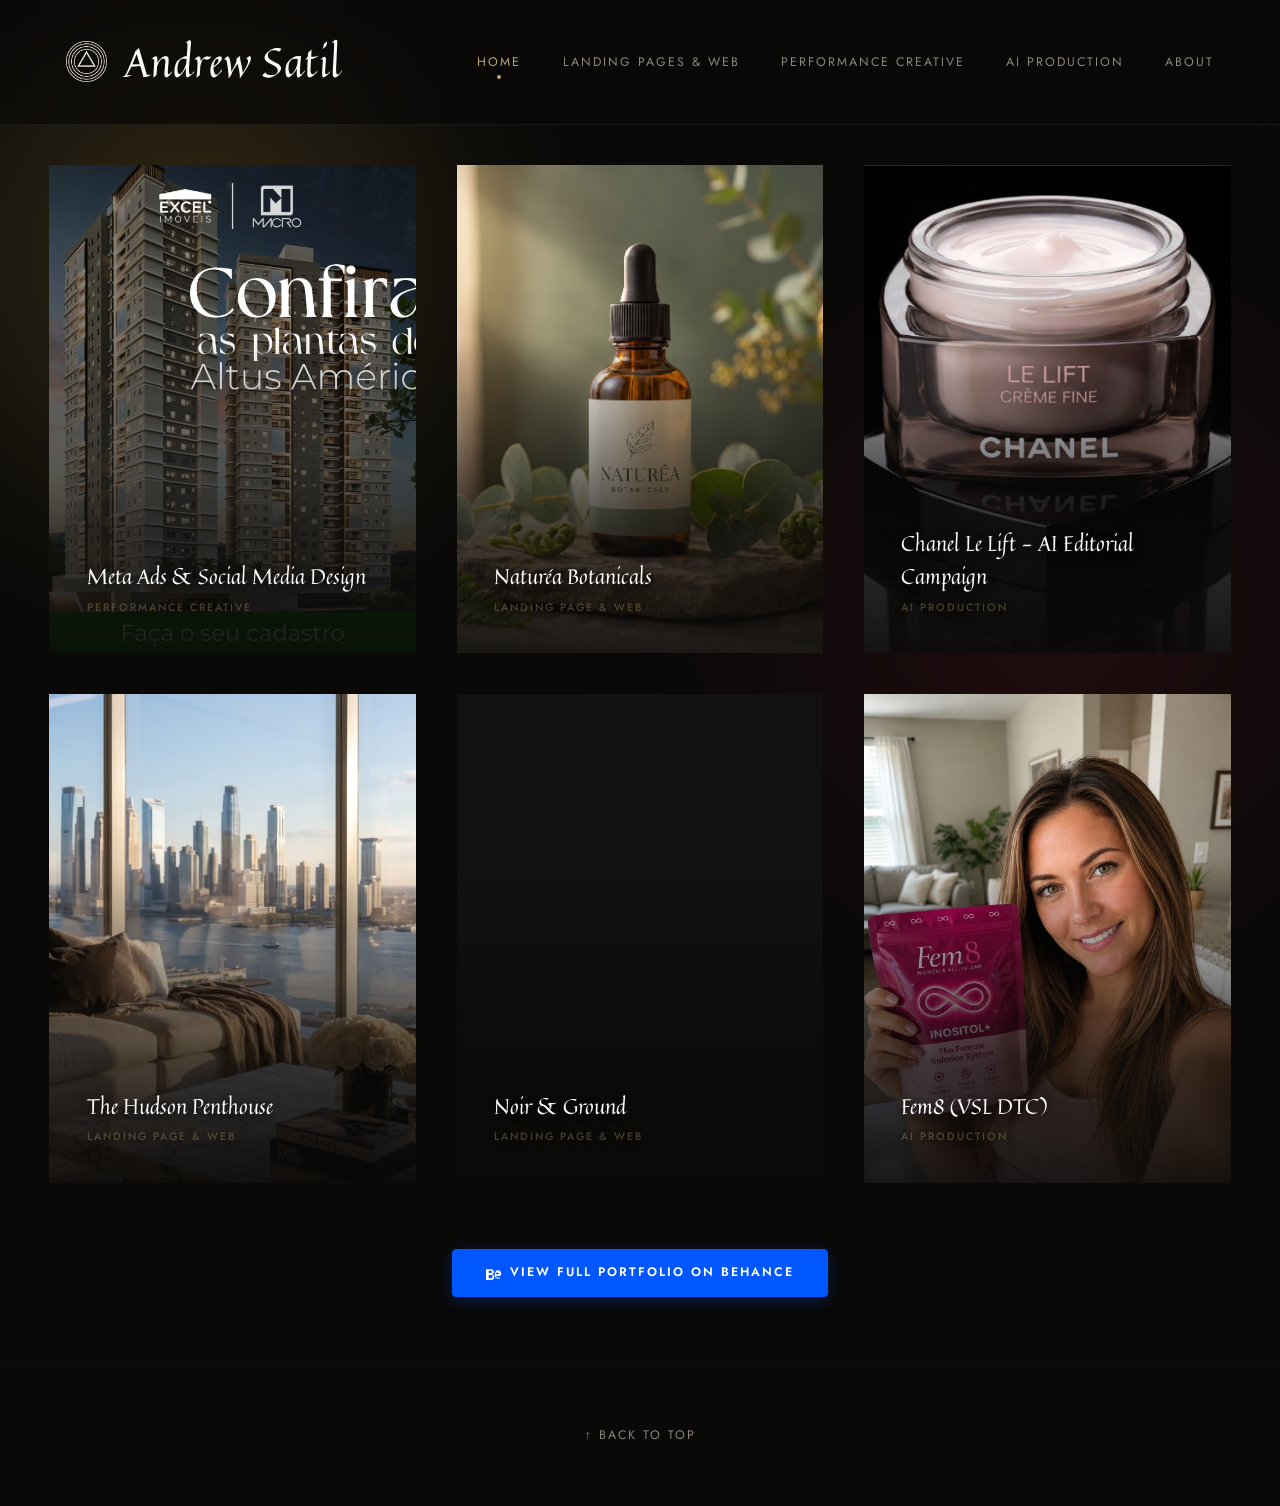
<file: index.html>
<!DOCTYPE html>
<html lang="en">
<head>
    <meta charset="UTF-8">
    <meta name="viewport" content="width=device-width, initial-scale=1.0">
    <title>Portfolio | Editorial Luxury</title>
    <link rel="stylesheet" href="styles.css">
    <!-- Favicon -->
    <link rel="icon" type="image/x-icon" href="favicon.ico">
    <link rel="icon" type="image/png" sizes="32x32" href="favicon-32x32.png">
    <link rel="icon" type="image/png" sizes="16x16" href="favicon-16x16.png">
    <link rel="apple-touch-icon" sizes="180x180" href="apple-touch-icon.png">
    <!-- Fonts: Bodoni Moda for couture editorial serif, Jost for clean wide sans -->
    <link rel="preconnect" href="https://fonts.googleapis.com">
    <link rel="preconnect" href="https://fonts.gstatic.com" crossorigin>
    <link href="https://fonts.googleapis.com/css2?family=Bodoni+Moda:ital,opsz,wght@0,6..96,400;0,6..96,500;1,6..96,400&family=Jost:wght@300;400;500&display=swap" rel="stylesheet">
    <link href="https://fonts.googleapis.com/css2?family=Quintessential&display=swap" rel="stylesheet">
</head>
<body>

    <!-- Ambient Background Light Flares -->
    <div class="bg-flare flare-gold"></div>
    <div class="bg-flare flare-bordeaux"></div>

    <header id="main-header">
        <div class="logo">
            <a href="#" class="logo-link" style="display: flex; align-items: center; gap: 1rem; text-decoration: none;">
                <img src="assets/logo_stl.png" alt="Andrew Satil Logo" style="height: 2.5rem; width: auto;">
                <span class="logo-text" style="font-family: 'Quintessential', cursive; font-style: normal; line-height: 1;">Andrew Satil</span>
            </a>
        </div>
        <button class="mobile-menu-toggle" aria-label="Toggle Navigation Menu">
            <span class="hamburger-bar"></span>
            <span class="hamburger-bar"></span>
            <span class="hamburger-bar"></span>
        </button>
        <nav class="main-nav">
            <ul class="nav-links">
                <li><button class="nav-btn active" data-target="home" data-filter="all" data-path="/">HOME</button></li>
                <li><button class="nav-btn" data-target="home" data-filter="web" data-path="/landing-pages">LANDING PAGES & WEB</button></li>
                <li><button class="nav-btn" data-target="home" data-filter="performance" data-path="/performance-creative">PERFORMANCE CREATIVE</button></li>
                <li><button class="nav-btn" data-target="home" data-filter="ai" data-path="/ai-production">AI PRODUCTION</button></li>
                <li><button class="nav-btn" data-target="about" data-filter="" data-path="/about">ABOUT</button></li>
            </ul>
        </nav>
    </header>

    <main id="main-content">
        <!-- HOME / WORK VIEW -->
        <section id="view-home" class="view active-view">
            <div class="work-grid">
                <!-- Symmetrical, editorial grid with gaps -->
                
                <!-- FEATURED (HOME) CARDS IN EXACT ORDER -->
                <!-- ROW 1, ITEM 1: Meta Ads & Social Media Design -->
                <a href="https://www.behance.net/gallery/245038457/Meta-ads-Social-Media-Design" target="_blank" rel="noopener noreferrer" class="grid-item portrait" data-category="performance" data-featured="true" style="text-decoration: none;">
                    <div class="grid-img slideshow-container">
                        <img src="assets/images/montante.png" class="slideshow-img active" alt="Meta Ads 1" style="object-position: center center;">
                        <img src="assets/images/excel1.png" class="slideshow-img" alt="Meta Ads 2" loading="lazy" style="object-position: center top;">
                        <img src="assets/images/excel2.png" class="slideshow-img" alt="Meta Ads 3" loading="lazy" style="object-position: center center;">
                        <img src="assets/images/excel3.png" class="slideshow-img" alt="Meta Ads 4" loading="lazy" style="object-position: center top;">
                        <img src="assets/images/cafedeuspai.png" class="slideshow-img" alt="Meta Ads 5" loading="lazy" style="object-position: center center;">
                        <img src="assets/images/apex1.png" class="slideshow-img" alt="Meta Ads 6" loading="lazy" style="object-position: center top;">
                        <img src="assets/images/apex2.png" class="slideshow-img" alt="Meta Ads 7" loading="lazy" style="object-position: center top;">
                    </div>
                    <div class="grid-overlay">
                        <div class="frame"></div>
                        <h3 class="project-title">Meta Ads & Social Media Design</h3>
                        <p class="project-category">Performance Creative</p>
                    </div>
                </a>

                <!-- PERFORMANCE CREATIVE COPY BLOCK (Fills gap in Performance tab) -->
                <div class="grid-item performance-copy-card" data-category="performance">
                    <h3 class="copy-heading">Creative that's judged by numbers, not opinions.</h3>
                    <p class="copy-text">I design performance creative for <strong>Meta Ads Manager</strong> and <strong>Google Ads</strong>, tested against real <strong>CTR, CPC, and CPA targets</strong>, not internal taste.</p>
                    <p class="copy-text">As the <strong>sole designer inside an 18-account squad</strong> at one of Latin America's largest marketing agencies, I translated live campaign metrics from <strong>GA4</strong> into creative iterations fast enough to keep pace with aggressive CPA targets across B2B and B2C accounts. One real estate lead-gen campaign I designed directly contributed to a <strong>R$700,000 property sale</strong>.</p>
                    <p class="copy-text">I currently lead creative strategy for paid media across real estate, labor law, and hospitality clients, driving down average CPA through <strong>iterative, data-backed A/B testing</strong>, and writing the direct-response ad copy and video scripts alongside the visuals.</p>
                    <p class="copy-text">See the full body of work on Behance: <strong>static ads, carousels, and video creative built to convert</strong>, not just to look good.</p>
                    
                    <div class="performance-cta-wrapper">
                        <a href="https://www.behance.net/drewsatil" target="_blank" rel="noopener noreferrer" class="btn btn-behance">
                            <svg width="16" height="16" viewBox="0 0 24 24" fill="currentColor" style="margin-right: 8px; vertical-align: middle;"><path d="M7.4 6.5C8.8 6.5 9.9 6.8 10.6 7.5C11.3 8.2 11.7 9.1 11.7 10.2C11.7 11.2 11.4 12 10.8 12.6C10.2 13.2 9.3 13.6 8.2 13.8V13.9C9.6 14.1 10.7 14.6 11.3 15.3C12 16 12.4 17 12.4 18.2C12.4 19.5 11.9 20.6 11 21.4C10.1 22.2 8.7 22.6 6.9 22.6H0V6.5H7.4ZM4.1 9.4V12.1H6.7C7.4 12.1 8 11.9 8.4 11.6C8.8 11.3 9 10.8 9 10.2C9 9.6 8.8 9.2 8.4 8.9C8 8.6 7.4 8.5 6.6 8.5H4.1V9.4ZM4.1 15V19.7H7.1C7.9 19.7 8.6 19.5 9.1 19.1C9.6 18.7 9.8 18.1 9.8 17.3C9.8 16.5 9.5 15.9 9 15.5C8.5 15.1 7.7 14.9 6.8 14.9H4.1V15ZM14.9 8.2H20.7V9.7H14.9V8.2ZM21 16.4H15.1C15.2 17.3 15.5 18 16.1 18.4C16.7 18.8 17.4 19 18.3 19C19.1 19 19.8 18.8 20.3 18.4L21.3 19.5C20.5 20.2 19.4 20.6 18.1 20.6C16.4 20.6 15.1 20 14.2 18.9C13.3 17.8 12.9 16.3 12.9 14.4C12.9 12.6 13.3 11.1 14.2 10C15.1 8.9 16.4 8.3 18.1 8.3C19.6 8.3 20.8 8.9 21.6 9.9C22.4 10.9 22.8 12.3 22.8 14.1V15.2H21V16.4ZM15.1 14H19.7C19.7 13.1 19.4 12.4 18.9 11.9C18.4 11.4 17.7 11.1 16.9 11.1C16.1 11.1 15.5 11.4 15 11.9C14.5 12.4 14.3 13.1 14.3 14H15.1Z"/></svg>
                            <span>View full portfolio on Behance</span>
                        </a>
                    </div>
                </div>

                <!-- ROW 1, ITEM 2: Naturéa Botanicals -->
                <a href="https://naturea-botanics.vercel.app/" target="_blank" rel="noopener noreferrer" class="grid-item portrait" data-category="web" data-featured="true" style="text-decoration: none;">
                    <div class="grid-img slideshow-container">
                        <img src="assets/images/hero-bottle-stone.jpg" class="slideshow-img active" alt="Naturéa Botanicals 1" style="object-position: center center;">
                        <img src="assets/images/products-flatlay.jpg" class="slideshow-img" alt="Naturéa Botanicals 2" loading="lazy" style="object-position: center center;">
                        <img src="assets/images/services-aromatherapy.jpg" class="slideshow-img" alt="Naturéa Botanicals 3" loading="lazy" style="object-position: 65% center;">
                        <img src="assets/images/gallery-rituals.jpg" class="slideshow-img" alt="Naturéa Botanicals 4" loading="lazy" style="object-position: 75% center;">
                    </div>
                    <div class="grid-overlay">
                        <div class="frame"></div>
                        <h3 class="project-title">Naturéa Botanicals</h3>
                        <p class="project-category">Landing Page & Web</p>
                    </div>
                </a>

                <!-- ROW 2, ITEM 1: Chanel Le Lift - AI Editorial Campaign -->
                <a href="https://www.behance.net/gallery/250635083/Chanel-Le-Lift-AI-Editorial-Campaign" target="_blank" rel="noopener noreferrer" class="grid-item portrait" data-category="ai" data-featured="true" style="text-decoration: none;">
                    <div class="grid-img slideshow-container">
                        <img src="assets/images/chanel-hero-product.jpg" class="slideshow-img active" alt="Chanel Le Lift 1" style="object-position: center center;">
                        <img src="assets/images/chanel-editorial-model.jpg" class="slideshow-img" alt="Chanel Le Lift 2" loading="lazy" style="object-position: center center;">
                        <img src="assets/images/chanel-editorial-lightbar.jpg" class="slideshow-img" alt="Chanel Le Lift 3" loading="lazy" style="object-position: center center;">
                        <img src="assets/images/chanel-editorial-stone.jpg" class="slideshow-img" alt="Chanel Le Lift 4" loading="lazy" style="object-position: center center;">
                    </div>
                    <div class="grid-overlay">
                        <div class="frame"></div>
                        <h3 class="project-title">Chanel Le Lift - AI Editorial Campaign</h3>
                        <p class="project-category">AI Production</p>
                    </div>
                </a>
                
                <!-- ROW 2, ITEM 2: The Hudson Penthouse -->
                <a href="https://penthouse-eight.vercel.app/" target="_blank" rel="noopener noreferrer" class="grid-item portrait" data-category="web" data-featured="true" style="text-decoration: none;">
                    <div class="grid-img slideshow-container">
                        <img src="assets/images/hero-day.jpg" class="slideshow-img active" alt="Penthouse 1" style="object-position: center center;">
                        <img src="assets/images/terrace.jpg" class="slideshow-img" alt="Penthouse 2" loading="lazy" style="object-position: center center;">
                        <img src="assets/images/kitchen.jpg" class="slideshow-img" alt="Penthouse 3" loading="lazy" style="object-position: center center;">
                        <img src="assets/images/dining-room.jpg" class="slideshow-img" alt="Penthouse 4" loading="lazy" style="object-position: center center;">
                        <img src="assets/images/master-bedroom.jpg" class="slideshow-img" alt="Penthouse 5" loading="lazy" style="object-position: center center;">
                        <img src="assets/images/bathroom-tub.jpg" class="slideshow-img" alt="Penthouse 6" loading="lazy" style="object-position: center center;">
                    </div>
                    <div class="grid-overlay">
                        <div class="frame"></div>
                        <h3 class="project-title">The Hudson Penthouse</h3>
                        <p class="project-category">Landing Page & Web</p>
                    </div>
                </a>

                <!-- ROW 3, ITEM 1: Noir & Ground -->
                <a href="https://noir-and-ground.vercel.app/" target="_blank" rel="noopener noreferrer" class="grid-item portrait" data-category="web" data-featured="true" style="text-decoration: none;">
                    <div class="grid-img" style="background-image: url('https://noir-and-ground.vercel.app/images/slider_3.jpg');"></div>
                    <div class="grid-overlay">
                        <div class="frame"></div>
                        <h3 class="project-title">Noir & Ground</h3>
                        <p class="project-category">Landing Page & Web</p>
                    </div>
                </a>

                <!-- ROW 3, ITEM 2: Fem8 (VSL DTC) -->
                <a href="https://www.behance.net/gallery/251730769/Fem8-(VSL-DTC)" target="_blank" rel="noopener noreferrer" class="grid-item portrait" data-category="ai" data-featured="true" style="text-decoration: none;">
                    <div class="grid-img" style="background-image: url('assets/images/fem8-vsl-hero.jpg'); background-position: center top;"></div>
                    <div class="grid-overlay">
                        <div class="frame"></div>
                        <h3 class="project-title">Fem8 (VSL DTC)</h3>
                        <p class="project-category">AI Production</p>
                    </div>
                </a>

                <!-- NON-FEATURED CARDS -->
                <!-- 4. GERA Botanicals -->
                <a href="https://gera-botanicals.vercel.app/" target="_blank" rel="noopener noreferrer" class="grid-item portrait" data-category="web" style="text-decoration: none;">
                    <div class="grid-img slideshow-container">
                        <img src="assets/images/gera-hero.jpg" class="slideshow-img active" alt="GERA Botanicals 1" style="object-position: 70% center;">
                        <img src="assets/images/gera-jar.jpg" class="slideshow-img" alt="GERA Botanicals 2" loading="lazy" style="object-position: center center;">
                        <img src="assets/images/gera-packaging.jpg" class="slideshow-img" alt="GERA Botanicals 3" loading="lazy" style="object-position: center center;">
                        <img src="assets/images/gera-bottles.jpg" class="slideshow-img" alt="GERA Botanicals 4" loading="lazy" style="object-position: center center;">
                        <img src="assets/images/gera-lifestyle.jpg" class="slideshow-img" alt="GERA Botanicals 5" loading="lazy" style="object-position: center center;">
                    </div>
                    <div class="grid-overlay">
                        <div class="frame"></div>
                        <h3 class="project-title">GERA Botanicals</h3>
                        <p class="project-category">Landing Page & Web</p>
                    </div>
                </a>

                <a href="https://sakura-void.vercel.app/" target="_blank" rel="noopener noreferrer" class="grid-item portrait" data-category="web" style="text-decoration: none;">
                    <div class="grid-img slideshow-container">
                        <img src="assets/images/sakura1.png" class="slideshow-img active" alt="Sakura Void 1" style="object-position: center center;">
                        <img src="assets/images/sakura2.png" class="slideshow-img" alt="Sakura Void 2" loading="lazy" style="object-position: center center;">
                    </div>
                    <div class="grid-overlay">
                        <div class="frame"></div>
                        <h3 class="project-title">Sakura Void</h3>
                        <p class="project-category">Landing Page & Web</p>
                    </div>
                </a>

                <a href="https://clinica-estetica-wine.vercel.app/" target="_blank" rel="noopener noreferrer" class="grid-item portrait" data-category="web" style="text-decoration: none;">
                    <div class="grid-img slideshow-container">
                        <img src="assets/images/hero-mobile-1x1.jpg" class="slideshow-img active" alt="Clínica Estética 1" style="object-position: center top;">
                        <img src="assets/images/before-after-olheiras.jpg" class="slideshow-img" alt="Clínica Estética 2" loading="lazy" style="object-position: center center;">
                        <img src="assets/images/service-depilacao-laser.jpg" class="slideshow-img" alt="Clínica Estética 3" loading="lazy" style="object-position: center center;">
                        <img src="assets/images/service-harmonizacao-facial.jpg" class="slideshow-img" alt="Clínica Estética 4" loading="lazy" style="object-position: center center;">
                    </div>
                    <div class="grid-overlay">
                        <div class="frame"></div>
                        <h3 class="project-title">Clínica Estética</h3>
                        <p class="project-category">Landing Page & Web</p>
                    </div>
                </a>

                <a href="https://25h-case-study.vercel.app/" target="_blank" rel="noopener noreferrer" class="grid-item feature" data-category="web" style="text-decoration: none;">
                    <div class="grid-img" style="background-image: url('assets/images/25h-lineup-hero.jpg'); background-position: center center;"></div>
                    <div class="grid-overlay">
                        <div class="frame"></div>
                        <h3 class="project-title">25h — Brandbook as a Landing Page</h3>
                        <p class="project-category">Landing Page & Web</p>
                    </div>
                </a>

                <!-- AI Production Grid (Non-Featured) -->

                <a href="https://www.behance.net/gallery/248903153/Photoshoot-Espuma-MIZZ-beauty-brand" target="_blank" rel="noopener noreferrer" class="grid-item portrait" data-category="ai" style="text-decoration: none;">
                    <div class="grid-img slideshow-container">
                        <img src="assets/images/mizz2.png" class="slideshow-img active" alt="MIZZ Beauty Brand 1" style="object-position: center center;">
                        <img src="assets/images/mizz1.png" class="slideshow-img" alt="MIZZ Beauty Brand 2" loading="lazy" style="object-position: center center;">
                        <img src="assets/images/mizz3.png" class="slideshow-img" alt="MIZZ Beauty Brand 3" loading="lazy" style="object-position: center center;">
                        <img src="assets/images/mizz4.png" class="slideshow-img" alt="MIZZ Beauty Brand 4" loading="lazy" style="object-position: center center;">
                    </div>
                    <div class="grid-overlay">
                        <div class="frame"></div>
                        <h3 class="project-title">Photoshoot Espuma - MIZZ Beauty Brand</h3>
                        <p class="project-category">AI Production</p>
                    </div>
                </a>

                <a href="https://www.behance.net/gallery/251612075/Dark-Luxury-AI-Editorial-Fashion-Streetwear" target="_blank" rel="noopener noreferrer" class="grid-item portrait" data-category="ai" style="text-decoration: none;">
                    <div class="grid-img slideshow-container">
                        <img src="assets/images/luxury3.png" class="slideshow-img active" alt="Dark Luxury 1" style="object-position: 60% center;">
                        <img src="assets/images/luxury1.png" class="slideshow-img" alt="Dark Luxury 2" loading="lazy" style="object-position: center center;">
                        <img src="assets/images/luxury2.png" class="slideshow-img" alt="Dark Luxury 3" loading="lazy" style="object-position: center center;">
                    </div>
                    <div class="grid-overlay">
                        <div class="frame"></div>
                        <h3 class="project-title">Dark Luxury - AI Editorial Fashion/Streetwear</h3>
                        <p class="project-category">AI Production</p>
                    </div>
                </a>

                <a href="https://www.behance.net/gallery/249617565/AI-Generated-UGC-Video-Makeup-Beauty-Creator" target="_blank" rel="noopener noreferrer" class="grid-item portrait" data-category="ai" style="text-decoration: none;">
                    <div class="grid-img" style="background-image: url('assets/images/makeup-ugc-hero.jpg'); background-position: center top;"></div>
                    <div class="grid-overlay">
                        <div class="frame"></div>
                        <h3 class="project-title">AI-Generated UGC - Makeup Beauty Creator</h3>
                        <p class="project-category">AI Production</p>
                    </div>
                </a>

                <a href="https://www.behance.net/gallery/250549001/Full-AI-automotive-editorial" target="_blank" rel="noopener noreferrer" class="grid-item portrait" data-category="ai" style="text-decoration: none;">
                    <div class="grid-img slideshow-container">
                        <img src="assets/images/carro4.png" class="slideshow-img active" alt="Full AI Automotive Editorial 1" style="object-position: center center;">
                        <img src="assets/images/carro1.png" class="slideshow-img" alt="Full AI Automotive Editorial 2" loading="lazy" style="object-position: center center;">
                        <img src="assets/images/carro2.png" class="slideshow-img" alt="Full AI Automotive Editorial 3" loading="lazy" style="object-position: center center;">
                        <img src="assets/images/carro3.png" class="slideshow-img" alt="Full AI Automotive Editorial 4" loading="lazy" style="object-position: 35% center;">
                    </div>
                    <div class="grid-overlay">
                        <div class="frame"></div>
                        <h3 class="project-title">Full AI Automotive Editorial</h3>
                        <p class="project-category">AI Production</p>
                    </div>
                </a>

                <a href="https://www.behance.net/gallery/249617839/AI-Generated-UGC-Video-Skincare-Product-Demo" target="_blank" rel="noopener noreferrer" class="grid-item portrait" data-category="ai" style="text-decoration: none;">
                    <div class="grid-img" style="background-image: url('assets/images/skincare-ugc-hero.jpg'); background-position: center top;"></div>
                    <div class="grid-overlay">
                        <div class="frame"></div>
                        <h3 class="project-title">AI-Generated UGC - Skincare Product Demo</h3>
                        <p class="project-category">AI Production</p>
                    </div>
                </a>
            </div>

            <!-- SECTION-ENDING BEHANCE CTA BUTTONS FOR EACH TAB -->
            <div class="tab-cta-container">
                <!-- HOME tab CTA -->
                <a href="https://behance.net/drewsatil" target="_blank" rel="noopener noreferrer" class="btn btn-behance tab-cta" data-filter-target="all">
                    <svg width="16" height="16" viewBox="0 0 24 24" fill="currentColor" style="margin-right: 8px; vertical-align: middle;"><path d="M7.4 6.5C8.8 6.5 9.9 6.8 10.6 7.5C11.3 8.2 11.7 9.1 11.7 10.2C11.7 11.2 11.4 12 10.8 12.6C10.2 13.2 9.3 13.6 8.2 13.8V13.9C9.6 14.1 10.7 14.6 11.3 15.3C12 16 12.4 17 12.4 18.2C12.4 19.5 11.9 20.6 11 21.4C10.1 22.2 8.7 22.6 6.9 22.6H0V6.5H7.4ZM4.1 9.4V12.1H6.7C7.4 12.1 8 11.9 8.4 11.6C8.8 11.3 9 10.8 9 10.2C9 9.6 8.8 9.2 8.4 8.9C8 8.6 7.4 8.5 6.6 8.5H4.1V9.4ZM4.1 15V19.7H7.1C7.9 19.7 8.6 19.5 9.1 19.1C9.6 18.7 9.8 18.1 9.8 17.3C9.8 16.5 9.5 15.9 9 15.5C8.5 15.1 7.7 14.9 6.8 14.9H4.1V15ZM14.9 8.2H20.7V9.7H14.9V8.2ZM21 16.4H15.1C15.2 17.3 15.5 18 16.1 18.4C16.7 18.8 17.4 19 18.3 19C19.1 19 19.8 18.8 20.3 18.4L21.3 19.5C20.5 20.2 19.4 20.6 18.1 20.6C16.4 20.6 15.1 20 14.2 18.9C13.3 17.8 12.9 16.3 12.9 14.4C12.9 12.6 13.3 11.1 14.2 10C15.1 8.9 16.4 8.3 18.1 8.3C19.6 8.3 20.8 8.9 21.6 9.9C22.4 10.9 22.8 12.3 22.8 14.1V15.2H21V16.4ZM15.1 14H19.7C19.7 13.1 19.4 12.4 18.9 11.9C18.4 11.4 17.7 11.1 16.9 11.1C16.1 11.1 15.5 11.4 15 11.9C14.5 12.4 14.3 13.1 14.3 14H15.1Z"/></svg>
                    <span>View full portfolio on Behance</span>
                </a>

                <!-- LANDING PAGES & WEB tab CTA -->
                <a href="https://behance.net/drewsatil" target="_blank" rel="noopener noreferrer" class="btn btn-behance tab-cta hide" data-filter-target="web">
                    <svg width="16" height="16" viewBox="0 0 24 24" fill="currentColor" style="margin-right: 8px; vertical-align: middle;"><path d="M7.4 6.5C8.8 6.5 9.9 6.8 10.6 7.5C11.3 8.2 11.7 9.1 11.7 10.2C11.7 11.2 11.4 12 10.8 12.6C10.2 13.2 9.3 13.6 8.2 13.8V13.9C9.6 14.1 10.7 14.6 11.3 15.3C12 16 12.4 17 12.4 18.2C12.4 19.5 11.9 20.6 11 21.4C10.1 22.2 8.7 22.6 6.9 22.6H0V6.5H7.4ZM4.1 9.4V12.1H6.7C7.4 12.1 8 11.9 8.4 11.6C8.8 11.3 9 10.8 9 10.2C9 9.6 8.8 9.2 8.4 8.9C8 8.6 7.4 8.5 6.6 8.5H4.1V9.4ZM4.1 15V19.7H7.1C7.9 19.7 8.6 19.5 9.1 19.1C9.6 18.7 9.8 18.1 9.8 17.3C9.8 16.5 9.5 15.9 9 15.5C8.5 15.1 7.7 14.9 6.8 14.9H4.1V15ZM14.9 8.2H20.7V9.7H14.9V8.2ZM21 16.4H15.1C15.2 17.3 15.5 18 16.1 18.4C16.7 18.8 17.4 19 18.3 19C19.1 19 19.8 18.8 20.3 18.4L21.3 19.5C20.5 20.2 19.4 20.6 18.1 20.6C16.4 20.6 15.1 20 14.2 18.9C13.3 17.8 12.9 16.3 12.9 14.4C12.9 12.6 13.3 11.1 14.2 10C15.1 8.9 16.4 8.3 18.1 8.3C19.6 8.3 20.8 8.9 21.6 9.9C22.4 10.9 22.8 12.3 22.8 14.1V15.2H21V16.4ZM15.1 14H19.7C19.7 13.1 19.4 12.4 18.9 11.9C18.4 11.4 17.7 11.1 16.9 11.1C16.1 11.1 15.5 11.4 15 11.9C14.5 12.4 14.3 13.1 14.3 14H15.1Z"/></svg>
                    <span>View more on Behance</span>
                </a>

                <!-- AI PRODUCTION tab CTA -->
                <a href="https://behance.net/drewsatil" target="_blank" rel="noopener noreferrer" class="btn btn-behance tab-cta hide" data-filter-target="ai">
                    <svg width="16" height="16" viewBox="0 0 24 24" fill="currentColor" style="margin-right: 8px; vertical-align: middle;"><path d="M7.4 6.5C8.8 6.5 9.9 6.8 10.6 7.5C11.3 8.2 11.7 9.1 11.7 10.2C11.7 11.2 11.4 12 10.8 12.6C10.2 13.2 9.3 13.6 8.2 13.8V13.9C9.6 14.1 10.7 14.6 11.3 15.3C12 16 12.4 17 12.4 18.2C12.4 19.5 11.9 20.6 11 21.4C10.1 22.2 8.7 22.6 6.9 22.6H0V6.5H7.4ZM4.1 9.4V12.1H6.7C7.4 12.1 8 11.9 8.4 11.6C8.8 11.3 9 10.8 9 10.2C9 9.6 8.8 9.2 8.4 8.9C8 8.6 7.4 8.5 6.6 8.5H4.1V9.4ZM4.1 15V19.7H7.1C7.9 19.7 8.6 19.5 9.1 19.1C9.6 18.7 9.8 18.1 9.8 17.3C9.8 16.5 9.5 15.9 9 15.5C8.5 15.1 7.7 14.9 6.8 14.9H4.1V15ZM14.9 8.2H20.7V9.7H14.9V8.2ZM21 16.4H15.1C15.2 17.3 15.5 18 16.1 18.4C16.7 18.8 17.4 19 18.3 19C19.1 19 19.8 18.8 20.3 18.4L21.3 19.5C20.5 20.2 19.4 20.6 18.1 20.6C16.4 20.6 15.1 20 14.2 18.9C13.3 17.8 12.9 16.3 12.9 14.4C12.9 12.6 13.3 11.1 14.2 10C15.1 8.9 16.4 8.3 18.1 8.3C19.6 8.3 20.8 8.9 21.6 9.9C22.4 10.9 22.8 12.3 22.8 14.1V15.2H21V16.4ZM15.1 14H19.7C19.7 13.1 19.4 12.4 18.9 11.9C18.4 11.4 17.7 11.1 16.9 11.1C16.1 11.1 15.5 11.4 15 11.9C14.5 12.4 14.3 13.1 14.3 14H15.1Z"/></svg>
                    <span>View more on Behance</span>
                </a>
            </div>
        </section>

        <!-- ABOUT VIEW -->
        <section id="view-about" class="view">
            <div class="about-flare"></div>
            <div class="about-container">
                <!-- Left Column: Headshot Photo -->
                <div class="about-photo-wrapper">
                    <img src="assets/images/andrew-about-headshot.png" alt="Andrew Satil" class="about-photo" loading="lazy">
                </div>

                <div class="about-bio">
                    <p>I'm <strong>Andrew Satil</strong>, a <strong>Marketing Designer & Creative Strategist</strong> based in Brazil, working remotely with <strong>DTC, e-commerce, and premium consumer brands</strong>.</p>
                    <p>For <strong>5+ years</strong> I've worked at the intersection of brand identity and performance marketing — designing <strong>conversion-optimized landing pages</strong>, producing <strong>direct-response creative</strong>, and running <strong>A/B tests</strong> against real CPA and ROAS targets.</p>
                    <p>As <strong>sole designer inside a 18-account squad</strong> at one of Latin America's largest marketing agencies, I shipped fast without losing craft. As <strong>Creative Lead</strong> for a scaling dermocosmetics e-commerce brand, I <strong>cut photography costs by 60–70%</strong> by integrating AI-generation into the production pipeline — without sacrificing premium finish.</p>
                    <p>What I bring: <strong>Figma-level UI/UX</strong>, working fluency in <strong>Meta Ads Manager, GA4, and CRO</strong>, plus an <strong>AI-assisted workflow</strong> that compresses production time without cutting corners on the thinking.</p>
                    
                    <div class="cv-buttons">
                        <a href="assets/Andrew_Satil_Resume.pdf" target="_blank" rel="noopener noreferrer" class="btn btn-cv">
                            <svg width="14" height="14" viewBox="0 0 24 24" fill="none" stroke="currentColor" stroke-width="2" style="margin-right: 6px; vertical-align: middle;"><path d="M14 2H6a2 2 0 0 0-2 2v16a2 2 0 0 0 2 2h12a2 2 0 0 0 2-2V8z"></path><polyline points="14 2 14 8 20 8"></polyline><line x1="16" y1="13" x2="8" y2="13"></line><line x1="16" y1="17" x2="8" y2="17"></line></svg>
                            <span>View CV</span>
                        </a>
                        <a href="https://www.linkedin.com/in/andrewsatil" target="_blank" rel="noopener noreferrer" class="btn btn-linkedin">
                            <svg width="14" height="14" viewBox="0 0 24 24" fill="currentColor" style="margin-right: 6px; vertical-align: middle;"><path d="M19 3a2 2 0 0 1 2 2v14a2 2 0 0 1-2 2H5a2 2 0 0 1-2-2V5a2 2 0 0 1 2-2h14m-.5 15.5v-5.3a3.26 3.26 0 0 0-3.26-3.26c-.85 0-1.84.52-2.28 1.3v-1.11h-2.79v8.37h2.79v-4.93c0-.77.62-1.4 1.39-1.4a1.4 1.4 0 0 1 1.4 1.4v4.93h2.75M6.46 10.9v8.37H9.25V10.9H6.46M7.86 6.78a1.62 1.62 0 1 0 0 3.24 1.62 1.62 0 0 0 0-3.24z"/></svg>
                            <span>LinkedIn</span>
                        </a>
                    </div>
                </div>
            </div>
        </section>

        <!-- CONTACT VIEW -->
        <section id="view-contact" class="view">
            <div class="contact-container glass-panel">
                <h2 class="contact-title">Let's Connect</h2>
                <div class="contact-details">
                    <a href="mailto:hello@placeholder.com" class="contact-link">hello@placeholder.com</a>
                    <a href="tel:+1234567890" class="contact-link">+1 234 567 890</a>
                </div>
                <div class="social-icons">
                    <a href="#" class="social-icon">Be</a>
                    <a href="#" class="social-icon">In</a>
                    <a href="#" class="social-icon">Ig</a>
                </div>
            </div>
        </section>
    </main>

    <footer id="main-footer">
        <button id="back-to-top">↑ Back to Top</button>
    </footer>

    <script src="script.js"></script>
</body>
</html>
</file>
<file: styles.css>
:root {
    /* Color Palette */
    --bg-black: #0a0908;
    --surface-charcoal: #13110f;
    --gold: #bda670;
    --gold-muted: rgba(189, 166, 112, 0.4);
    --ivory: #fcfbf9;
    --text-muted: #8c877d;
    
    /* Deep bordeaux/wine for subtle tinting in glass/hover */
    --tint-bordeaux: rgba(42, 10, 24, 0.2); 
    --hover-overlay: rgba(10, 9, 8, 0.85);
    
    /* Typography */
    --font-serif: 'Bodoni Moda', serif;
    --font-sans: 'Jost', sans-serif;
    
    /* Spacing & Transitions */
    --transition-slow: 0.6s cubic-bezier(0.25, 1, 0.5, 1);
    --transition-med: 0.4s ease;
}

html {
    /* Fluid typography scaling combining rem base + vw component.
       Ensures proportional, continuous scaling at every ~5% browser zoom step without large threshold jumps. */
    font-size: clamp(0.85rem, 0.75rem + 0.35vw, 1.4rem);
    overflow-x: hidden;
    width: 100%;
}

* {
    margin: 0;
    padding: 0;
    box-sizing: border-box;
}

body {
    background-color: var(--bg-black);
    color: var(--ivory);
    font-family: var(--font-sans);
    line-height: 1.6;
    overflow-x: hidden;
    width: 100%;
    position: relative;
    min-height: 100dvh;
    -webkit-font-smoothing: antialiased;
}

/* --- HEADER & NAVIGATION --- */
#main-header {
    position: fixed;
    top: 0;
    left: 0;
    width: 100%;
    padding: 2.5rem 4rem; /* Generous breathing room */
    display: flex;
    justify-content: space-between;
    align-items: center;
    z-index: 1000;
    
    /* Liquid Glass */
    background: rgba(10, 9, 8, 0.65);
    backdrop-filter: blur(12px);
    -webkit-backdrop-filter: blur(12px);
    border-bottom: 1px solid rgba(255, 255, 255, 0.06);
}

.logo-text {
    font-family: var(--font-serif);
    font-size: 2.5rem;
    font-style: italic;
    color: var(--ivory);
    text-decoration: none;
    letter-spacing: 0.5px;
    white-space: nowrap;
}

.main-nav {
    overflow-x: auto;
    /* Hide scrollbar for nav */
    -ms-overflow-style: none;
    scrollbar-width: none;
}
.main-nav::-webkit-scrollbar {
    display: none;
}

nav ul {
    list-style: none;
    display: flex;
    gap: 2.5rem;
    align-items: center;
    white-space: nowrap; /* Prevent wrapping */
}

.nav-btn {
    background: none;
    border: none;
    color: var(--text-muted);
    font-family: var(--font-sans);
    font-size: 0.75rem;
    letter-spacing: 2px;
    text-transform: uppercase;
    cursor: pointer;
    transition: color var(--transition-med);
    position: relative;
    padding: 0.5rem 0;
}

.nav-btn:hover {
    color: var(--ivory);
}

.nav-btn.active {
    color: var(--gold);
    font-weight: 400;
}

/* More editorial active state indicator */
.nav-btn.active::after {
    content: '';
    position: absolute;
    bottom: 0;
    left: 50%;
    transform: translateX(-50%);
    width: 0.25rem;
    height: 0.25rem;
    border-radius: 50%;
    background-color: var(--gold);
}

/* --- MAIN LAYOUT & VIEWS --- */
#main-content {
    min-height: 100vh;
    padding-top: 10rem; /* Safe clearing for header height */
    padding-bottom: 4rem;
}

.view {
    display: none;
    opacity: 0;
    transition: opacity var(--transition-med);
}

.view.active-view {
    display: block;
    opacity: 1;
    animation: fadeIn var(--transition-slow);
}

@keyframes fadeIn {
    from { opacity: 0; transform: translateY(0.9375rem); }
    to { opacity: 1; transform: translateY(0); }
}

/* --- HOME WORK GRID (EDITORIAL SYMMETRY) --- */
.work-grid {
    display: grid;
    grid-template-columns: repeat(3, 1fr);
    gap: 3rem; /* Generous editorial gutters */
    padding: 0 4rem;
    max-width: 1800px;
    margin: 0 auto;
}

.grid-item {
    position: relative;
    overflow: hidden;
    cursor: pointer;
    background-color: var(--surface-charcoal);
}

/* Structural Proportions */
.grid-item.portrait {
    grid-column: span 1;
    aspect-ratio: 3/4; /* Classic magazine portrait */
}

.grid-item.feature {
    grid-column: span 2;
    aspect-ratio: 16/9; /* Cinematic/hero spread */
}

.grid-img {
    width: 100%;
    height: 100%;
    background-size: cover;
    background-position: center;
    transition: transform var(--transition-slow);
}

.grid-overlay {
    position: absolute;
    top: 0;
    left: 0;
    width: 100%;
    height: 100%;
    /* Mixing black overlay with subtle gradient so titles and captions are legible by default */
    background: linear-gradient(
        to bottom, 
        transparent 35%,
        rgba(10, 9, 8, 0.75) 75%,
        rgba(10, 9, 8, 0.92) 100%
    );
    display: flex;
    flex-direction: column;
    justify-content: flex-end;
    align-items: flex-start;
    opacity: 1;
    transition: background var(--transition-slow);
    padding: 2.25rem;
    text-align: left;
}

/* The Museum Display Case Frame (Disabled - No outer border) */
.frame {
    display: none;
}

.project-title {
    font-family: 'Quintessential', cursive;
    font-size: 1.25rem;
    font-weight: 400;
    color: var(--ivory);
    transform: translateY(0);
    opacity: 1;
    transition: all var(--transition-slow);
    margin-bottom: 0.35rem;
    text-shadow: 0 0.125rem 0.5rem rgba(0,0,0,0.9);
}

.project-category {
    font-family: var(--font-sans);
    font-size: 0.65rem;
    font-weight: 500;
    letter-spacing: 2px;
    text-transform: uppercase;
    color: var(--gold-muted);
    transform: translateY(0);
    opacity: 0.85;
    transition: all var(--transition-slow);
    text-shadow: 0 0.125rem 0.5rem rgba(0,0,0,0.9);
}

/* Hover Effects */
.grid-item:hover .grid-img {
    transform: scale(1.03); /* Subtle zoom */
}

.grid-item:hover .grid-overlay {
    background: linear-gradient(
        to bottom, 
        transparent 25%,
        rgba(10, 9, 8, 0.85) 70%,
        rgba(10, 9, 8, 0.98) 100%
    );
}

.grid-item:hover .frame {
    opacity: 1;
    transform: scale(1);
}

.grid-item:hover .project-category {
    color: var(--gold);
    opacity: 1;
}

/* Filter Hide State */
.grid-item.hide {
    display: none;
}

/* --- TAB CTA CONTAINER --- */
.tab-cta-container {
    display: flex;
    justify-content: center;
    align-items: center;
    margin-top: 4rem;
    padding: 0 1.5rem;
    width: 100%;
}

.tab-cta {
    min-height: 48px;
    padding: 0.85rem 2.25rem;
}

.tab-cta.hide {
    display: none !important;
}

/* --- PERFORMANCE CREATIVE COPY CARD --- */
.performance-copy-card {
    grid-column: span 2;
    background: rgba(20, 18, 15, 0.65);
    backdrop-filter: blur(12px);
    -webkit-backdrop-filter: blur(12px);
    border: 1px solid rgba(255, 255, 255, 0.08);
    border-top: 1px solid rgba(255, 255, 255, 0.12);
    padding: 3rem 3.5rem;
    display: flex;
    flex-direction: column;
    justify-content: center;
    box-shadow: 0 1.25rem 3rem rgba(0, 0, 0, 0.5);
}

.performance-copy-card .copy-heading {
    font-family: 'Quintessential', cursive;
    font-size: 1.85rem;
    font-weight: 400;
    font-style: normal;
    color: var(--ivory);
    margin-bottom: 1.5rem;
    line-height: 1.35;
}

.performance-copy-card .copy-text {
    font-family: var(--font-sans);
    font-size: 1.15rem;
    color: #F0EDE8;
    line-height: 1.7;
    margin-bottom: 1.5rem;
}

.performance-copy-card .copy-text strong {
    color: var(--gold);
    font-weight: 600;
}

.performance-copy-card .performance-cta-wrapper {
    margin-top: 1.75rem;
}

/* --- AUTO-CROSSFADE SLIDESHOW --- */
.slideshow-container {
    position: relative;
    width: 100%;
    height: 100%;
}

.slideshow-img {
    position: absolute;
    top: 0;
    left: 0;
    width: 100%;
    height: 100%;
    object-fit: cover;
    object-position: center center;
    opacity: 0;
    transition: opacity 0.8s ease-in-out; /* Smooth premium crossfade */
}

.slideshow-img.active {
    opacity: 1;
}

/* --- GLASS PANEL UTILITY --- */
.glass-panel {
    background: rgba(20, 18, 15, 0.4);
    backdrop-filter: blur(10px);
    -webkit-backdrop-filter: blur(10px);
    border: 1px solid rgba(255, 255, 255, 0.04);
    border-top: 1px solid rgba(255, 255, 255, 0.08); /* light catch */
}

/* --- ABOUT VIEW --- */
.about-container {
    max-width: 1200px;
    margin: 0 auto;
    padding: 2rem 4rem;
    display: grid;
    grid-template-columns: min(27.5rem, 100%) 1fr;
    gap: 3.5rem;
    align-items: center;
}

.about-photo-wrapper {
    width: 100%;
    max-width: 27.5rem;
    aspect-ratio: 3/4;
    border-radius: 4px;
    overflow: hidden;
    border: 1px solid var(--gold-muted);
    box-shadow: 0 1.25rem 3rem rgba(0, 0, 0, 0.6);
}

.about-photo {
    width: 100%;
    height: 100%;
    display: block;
    object-fit: cover;
    object-position: center top;
}

.about-bio {
    font-size: 1.15rem;
    color: #F0EDE8;
    line-height: 1.7;
}

.about-bio strong {
    color: var(--gold);
}

.about-bio p {
    margin-bottom: 1.5rem;
}

.cv-buttons {
    margin-top: 3.5rem;
    display: flex;
    gap: 1.5rem;
    flex-wrap: wrap;
}

.btn {
    display: inline-flex;
    align-items: center;
    justify-content: center;
    padding: 0.8rem 2rem;
    border: 1px solid var(--gold-muted);
    color: var(--ivory);
    text-decoration: none;
    font-size: 0.75rem;
    letter-spacing: 2px;
    text-transform: uppercase;
    transition: all 0.3s cubic-bezier(0.25, 1, 0.5, 1);
    background: transparent;
    cursor: pointer;
    border-radius: 4px;
}

.btn-cv {
    background-color: var(--gold);
    color: var(--bg-black);
    border: 1px solid var(--gold);
    font-weight: 600;
    box-shadow: 0 4px 15px rgba(197, 160, 89, 0.2);
}

.btn-cv:hover {
    background-color: #a38545;
    border-color: #a38545;
    color: #ffffff;
    box-shadow: 0 0 20px rgba(197, 160, 89, 0.5);
    transform: translateY(-2px);
}

.btn-linkedin {
    background-color: #0A66C2;
    color: #ffffff;
    border: 1px solid #0A66C2;
    font-weight: 600;
    box-shadow: 0 4px 15px rgba(10, 102, 194, 0.25);
}

.btn-linkedin:hover {
    background-color: #063D7A;
    border-color: #063D7A;
    color: #ffffff;
    box-shadow: 0 0 20px rgba(10, 102, 194, 0.5);
    transform: translateY(-2px);
}

.btn-behance {
    background-color: #0057ff;
    color: #ffffff;
    border: 1px solid #0057ff;
    font-weight: 600;
    box-shadow: 0 4px 15px rgba(0, 87, 255, 0.25);
}

.btn-behance:hover {
    background-color: #0042c7;
    border-color: #0042c7;
    color: #ffffff;
    box-shadow: 0 0 20px rgba(0, 87, 255, 0.5);
    transform: translateY(-2px);
}

/* --- CONTACT VIEW --- */
.contact-container {
    max-width: 800px;
    margin: 4rem auto;
    padding: 8rem 2rem;
    text-align: center;
    display: flex;
    flex-direction: column;
    align-items: center;
    justify-content: center;
    box-shadow: 0 1.25rem 2.5rem rgba(0,0,0,0.4);
}

.contact-title {
    font-family: var(--font-serif);
    font-size: 4rem;
    font-weight: 400;
    color: var(--gold);
    margin-bottom: 3rem;
}

.contact-details {
    display: flex;
    flex-direction: column;
    gap: 1.5rem;
    margin-bottom: 4rem;
}

.contact-link {
    color: var(--ivory);
    text-decoration: none;
    font-size: 1.3rem;
    transition: color var(--transition-med);
}

.contact-link:hover {
    color: var(--gold);
}

.social-icons {
    display: flex;
    gap: 1.5rem;
}

.social-icon {
    width: 2.75rem;
    height: 2.75rem;
    border-radius: 50%;
    border: 1px solid var(--gold-muted);
    display: flex;
    justify-content: center;
    align-items: center;
    color: var(--ivory);
    text-decoration: none;
    font-size: 0.85rem;
    transition: all var(--transition-med);
}

.social-icon:hover {
    background-color: var(--gold);
    color: var(--bg-black);
    border-color: var(--gold);
}

/* --- FOOTER --- */
#main-footer {
    padding: 3rem;
    text-align: center;
    border-top: 1px solid rgba(255,255,255,0.03);
}

#back-to-top {
    background: none;
    border: none;
    color: var(--text-muted);
    font-family: var(--font-sans);
    font-size: 0.75rem;
    letter-spacing: 2px;
    text-transform: uppercase;
    cursor: pointer;
    transition: color var(--transition-med);
}

#back-to-top {
    min-height: 44px;
    padding: 0.5rem 1rem;
}

#back-to-top:hover {
    color: var(--gold);
}

/* --- AMBIENT BACKGROUND LIGHT FLARES --- */
.bg-flare {
    position: fixed;
    border-radius: 50%;
    pointer-events: none;
    z-index: -1;
    filter: blur(90px);
    -webkit-filter: blur(90px);
    transform-origin: center center;
    will-change: transform, opacity;
}

.flare-gold {
    top: -5vw;
    left: -10vw;
    width: 50vw;
    height: 50vw;
    max-width: 700px;
    max-height: 700px;
    background: radial-gradient(circle, rgba(201, 168, 76, 0.25) 0%, rgba(201, 168, 76, 0.08) 55%, transparent 70%);
}

.flare-bordeaux {
    bottom: -5vw;
    right: -10vw;
    width: 55vw;
    height: 55vw;
    max-width: 800px;
    max-height: 800px;
    background: radial-gradient(circle, rgba(107, 26, 42, 0.28) 0%, rgba(107, 26, 42, 0.09) 55%, transparent 70%);
}

#view-about {
    position: relative;
    overflow: hidden;
}

.about-flare {
    position: absolute;
    bottom: -10%;
    left: 50%;
    transform: translateX(-50%);
    width: 80vw;
    height: 45vw;
    max-width: 900px;
    max-height: 500px;
    border-radius: 50%;
    background: radial-gradient(ellipse at center, rgba(201, 168, 76, 0.25) 0%, rgba(107, 26, 42, 0.15) 50%, transparent 75%);
    filter: blur(90px);
    -webkit-filter: blur(90px);
    pointer-events: none;
    z-index: 0;
}

.about-container {
    position: relative;
    z-index: 1;
}

@media (prefers-reduced-motion: no-preference) {
    @keyframes flarePulse {
        0%, 100% {
            transform: scale(1);
            opacity: 0.85;
        }
        50% {
            transform: scale(1.15);
            opacity: 1;
        }
    }

    @keyframes aboutFlarePulse {
        0%, 100% {
            transform: translateX(-50%) scale(1);
            opacity: 0.85;
        }
        50% {
            transform: translateX(-50%) scale(1.12);
            opacity: 1;
        }
    }

    .bg-flare {
        animation: flarePulse 5s ease-in-out infinite;
    }

    .flare-bordeaux {
        animation-delay: 2.5s;
    }

    .about-flare {
        animation: aboutFlarePulse 5s ease-in-out infinite;
    }
}

/* --- MOBILE MENU TOGGLE BUTTON --- */
.mobile-menu-toggle {
    display: none;
    flex-direction: column;
    justify-content: space-between;
    width: 2.5rem;
    height: 2.5rem;
    padding: 0.5rem;
    background: transparent;
    border: none;
    cursor: pointer;
    z-index: 1002;
    align-items: center;
}

.hamburger-bar {
    width: 1.5rem;
    height: 2px;
    background-color: var(--ivory);
    border-radius: 2px;
    transition: transform 0.3s ease, opacity 0.3s ease, background-color 0.3s ease;
}

.mobile-menu-toggle.active .hamburger-bar:nth-child(1) {
    transform: translateY(7px) rotate(45deg);
}

.mobile-menu-toggle.active .hamburger-bar:nth-child(2) {
    opacity: 0;
}

.mobile-menu-toggle.active .hamburger-bar:nth-child(3) {
    transform: translateY(-7px) rotate(-45deg);
}

/* --- RESPONSIVE DESIGN & BREAKPOINTS --- */

/* Small Laptop / Desktop (1024px to 1440px) */
@media (max-width: 1440px) {
    .work-grid {
        gap: 2.5rem;
        padding: 0 3rem;
    }
}

/* Tablet / Medium Screens (max-width: 1024px) */
@media (max-width: 1024px) {
    .work-grid {
        grid-template-columns: repeat(2, 1fr);
        gap: 2rem;
        padding: 0 2.5rem;
    }
    
    .grid-item.feature {
        grid-column: span 2;
    }
    
    .about-container {
        grid-template-columns: 360px 1fr;
        gap: 2.5rem;
        padding: 2rem 3rem;
    }
}

/* Mobile & Small Tablet (max-width: 850px) */
@media (max-width: 850px) {
    #main-header {
        padding: 1.25rem 2rem;
        position: fixed;
        width: 100%;
    }
    
    .mobile-menu-toggle {
        display: flex;
    }
    
    .main-nav {
        position: absolute;
        top: 100%;
        left: 0;
        width: 100%;
        background: rgba(10, 9, 8, 0.96);
        backdrop-filter: blur(20px);
        -webkit-backdrop-filter: blur(20px);
        border-bottom: 1px solid rgba(255, 255, 255, 0.08);
        padding: 1.5rem 2rem;
        display: none;
        box-shadow: 0 1rem 2rem rgba(0, 0, 0, 0.8);
    }
    
    .main-nav.mobile-active {
        display: block;
        animation: fadeInDown 0.3s ease;
    }
    
    @keyframes fadeInDown {
        from { opacity: 0; transform: translateY(-10px); }
        to { opacity: 1; transform: translateY(0); }
    }
    
    nav ul {
        flex-direction: column;
        align-items: flex-start;
        gap: 0.75rem;
        white-space: normal;
    }
    
    .nav-btn {
        font-size: 0.85rem;
        padding: 0.6rem 0;
        width: 100%;
        text-align: left;
        min-height: 44px;
        display: flex;
        align-items: center;
    }
    
    .nav-btn.active::after {
        left: 0;
        transform: none;
        bottom: 0.2rem;
    }
    
    #main-content {
        padding-top: 7rem;
    }
    
    .work-grid {
        grid-template-columns: 1fr;
        gap: 1.75rem;
        padding: 0 1.5rem;
    }
    
    .grid-item.portrait, .grid-item.feature {
        grid-column: span 1;
        aspect-ratio: 3/4;
        min-height: auto;
    }
    
    .performance-copy-card {
        grid-column: span 1;
        padding: 2rem 1.5rem;
    }
    
    .about-container {
        grid-template-columns: 1fr;
        gap: 2rem;
        padding: 1.5rem 1.5rem;
    }
    
    .about-photo-wrapper {
        max-width: 100%;
        margin: 0 auto;
        aspect-ratio: 4/5;
    }
    
    .about-bio {
        font-size: 1.05rem;
    }
    
    .cv-buttons {
        margin-top: 2rem;
        gap: 1rem;
    }
    
    .btn {
        width: 100%;
        min-height: 48px;
    }
    
    .contact-container {
        margin: 2rem 1.5rem;
        padding: 3.5rem 1.5rem;
    }
    
    .contact-title {
        font-size: 2.75rem;
    }
}

/* Small Mobile (320px - 375px) */
@media (max-width: 375px) {
    #main-header {
        padding: 1rem 1.25rem;
    }
    
    .logo-text {
        font-size: 1.8rem;
    }
    
    .logo-link img {
        height: 2rem !important;
    }
    
    .work-grid {
        padding: 0 1rem;
        gap: 1.25rem;
    }
    
    .project-title {
        font-size: 1.1rem;
    }
    
    .about-container {
        padding: 1rem;
    }
    
    .contact-title {
        font-size: 2.2rem;
    }
}
</file>
